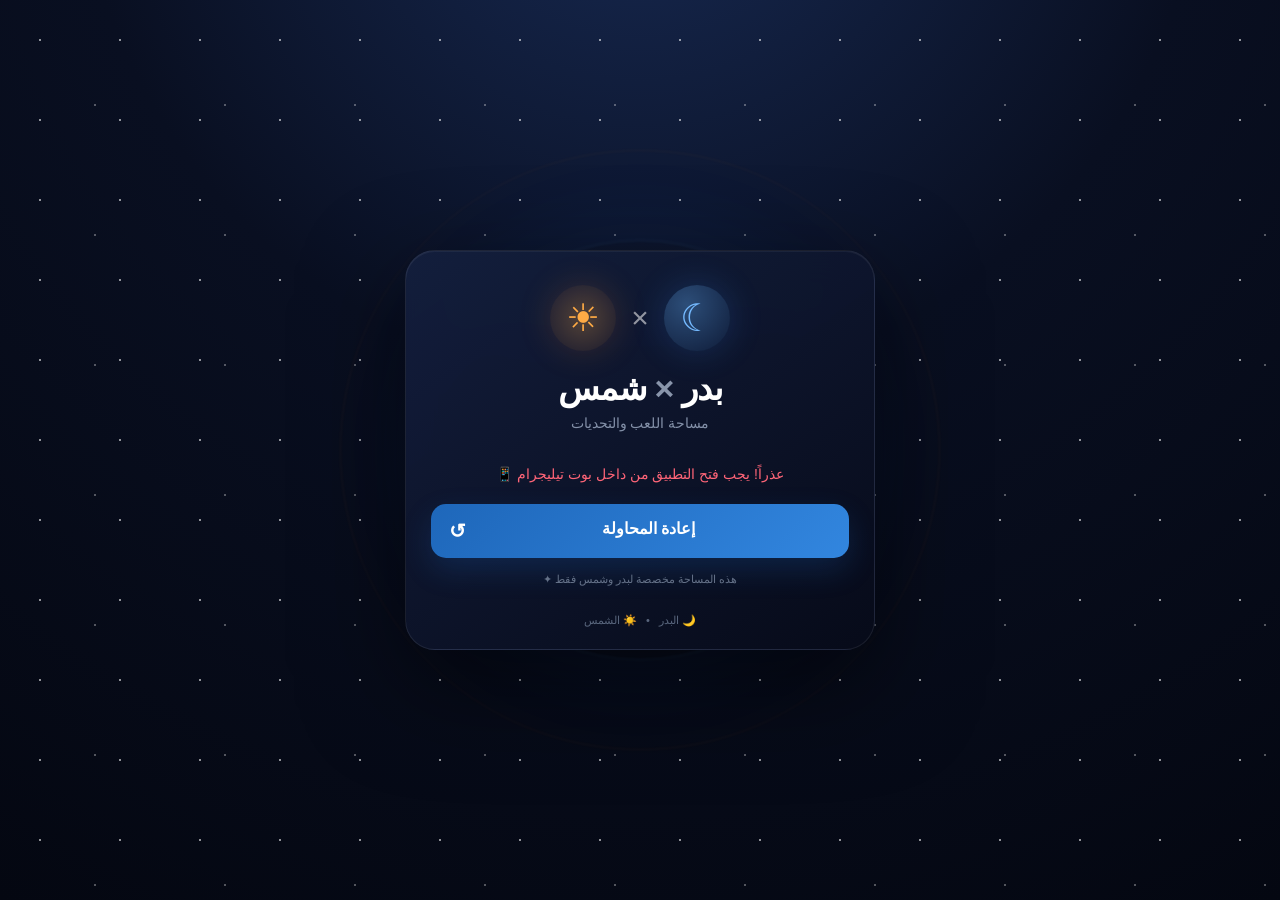
<file: index.html>
<!DOCTYPE html>
<html lang="ar" dir="rtl">
<head>
<meta charset="UTF-8">
<meta name="viewport" content="width=device-width,initial-scale=1.0,maximum-scale=1.0,user-scalable=no">
<meta name="theme-color" content="#070b18">
<title>بدر × شمس</title>
<style>
*{box-sizing:border-box;-webkit-tap-highlight-color:transparent}
html,body{margin:0;padding:0;min-height:100%;font-family:"Segoe UI",Tahoma,Arial,sans-serif;background:radial-gradient(circle at 50% -20%,#182b55 0%,#090f21 45%,#040711 100%);color:#fff}
body{min-height:100vh;overflow-x:hidden}button,input{font:inherit}button{cursor:pointer}.hidden{display:none!important}
.stars,.stars:before,.stars:after{position:fixed;inset:0;pointer-events:none;content:""}.stars{opacity:.7;background-image:radial-gradient(circle,rgba(255,255,255,.8) 1px,transparent 1px),radial-gradient(circle,rgba(255,255,255,.45) 1px,transparent 1px);background-size:80px 80px,130px 130px;background-position:0 0,30px 40px}
.login-screen{min-height:100vh;display:flex;justify-content:center;align-items:center;padding:25px;position:relative;overflow:hidden}
.login-orbit{position:absolute;border-radius:50%;filter:blur(1px);pointer-events:none}.moon-orbit{width:420px;height:420px;border:1px solid rgba(80,160,255,.12);box-shadow:0 0 100px rgba(35,110,255,.08)}.sun-orbit{width:600px;height:600px;border:1px solid rgba(255,145,45,.07)}
.login-card{width:min(470px,100%);padding:34px 25px 22px;position:relative;z-index:2;border:1px solid rgba(255,255,255,.08);border-radius:30px;background:linear-gradient(145deg,rgba(20,31,62,.94),rgba(7,11,25,.96));box-shadow:0 35px 100px rgba(0,0,0,.5),inset 0 1px 0 rgba(255,255,255,.05);backdrop-filter:blur(18px)}
.brand-mark{display:flex;justify-content:center;align-items:center;gap:15px;margin-bottom:17px}.moon-symbol,.sun-symbol{width:66px;height:66px;display:flex;align-items:center;justify-content:center;border-radius:50%;font-size:38px}.moon-symbol{color:#75baff;background:radial-gradient(circle at 35% 30%,rgba(100,180,255,.35),rgba(20,65,125,.15));box-shadow:0 0 35px rgba(55,145,255,.2)}.sun-symbol{color:#ffab45;background:radial-gradient(circle,rgba(255,174,69,.28),rgba(140,55,10,.08));box-shadow:0 0 35px rgba(255,145,40,.16)}.brand-x{font-size:30px;color:rgba(255,255,255,.55)}.brand-title{text-align:center;font-size:34px;font-weight:900;letter-spacing:-1px}.brand-title span{color:#8995ab}.brand-subtitle{text-align:center;margin-top:7px;color:#8390a8;font-size:14px}
.login-label{text-align:center;margin:35px 0 15px;color:#9ba7bc;font-size:16px;font-weight:bold;}
.login-error{min-height:23px;color:#ff6578;text-align:center;font-size:14px;margin:15px 0}.enter-button{width:100%;border:none;border-radius:15px;padding:15px 18px;background:linear-gradient(135deg,#1e67ba,#3286df);color:white;font-weight:800;box-shadow:0 12px 30px rgba(35,120,230,.18);transition:.2s}.enter-button:hover{transform:translateY(-2px)}.enter-button:active{transform:scale(.98)}.enter-button span{float:left;font-size:20px}.login-note{text-align:center;color:#657289;font-size:11px;margin-top:15px}.login-footer{text-align:center;margin-top:28px;color:#59667d;font-size:11px}
.app{min-height:100vh;padding-bottom:90px}.app-header{height:76px;padding:12px 18px;display:flex;align-items:center;justify-content:space-between;border-bottom:1px solid rgba(255,255,255,.06);background:rgba(5,9,20,.82);backdrop-filter:blur(18px);position:sticky;top:0;z-index:20}.header-player{display:flex;align-items:center;gap:9px}.header-player-icon{width:42px;height:42px;border-radius:13px;display:flex;align-items:center;justify-content:center;background:rgba(80,150,255,.13);color:#7cc0ff;font-size:23px}.header-player small{display:block;color:#69768b;font-size:10px}.header-player strong{font-size:14px}.header-center{text-align:center}.mini-brand{font-weight:800;font-size:15px}.mini-brand span{color:#6f7c91}.connection{color:#657289;font-size:9px;margin-top:3px}.connection i{display:inline-block;width:6px;height:6px;background:#55db83;border-radius:50%;margin-left:4px}.header-menu{border:none;background:transparent;color:#8995a9;font-size:27px}
.score-bar{width:min(720px,calc(100% - 28px));margin:17px auto 0;padding:13px 17px;border:1px solid rgba(255,255,255,.06);border-radius:19px;background:rgba(255,255,255,.035);display:flex;align-items:center;justify-content:space-between}.score-side{display:flex;align-items:center;gap:9px}.score-avatar{width:38px;height:38px;border-radius:12px;display:flex;justify-content:center;align-items:center;font-size:20px}.moon-score .score-avatar{background:rgba(55,140,255,.12);color:#72baff}.sun-score .score-avatar{background:rgba(255,140,40,.12);color:#ffab4a}.score-data span{display:block;font-size:10px;color:#69768b}.score-data strong{font-size:19px}.score-middle{text-align:center;color:#69768b;font-size:9px}.score-middle div{color:#a4aec0;font-size:11px;margin-top:2px}
.home{width:min(720px,calc(100% - 28px));margin:17px auto}.welcome-card{min-height:190px;padding:24px;border-radius:25px;position:relative;overflow:hidden;background:linear-gradient(135deg,rgba(20,54,100,.95),rgba(10,19,42,.95));border:1px solid rgba(90,165,255,.13)}.welcome-glow{position:absolute;width:230px;height:230px;border-radius:50%;background:rgba(50,140,255,.13);filter:blur(45px);left:-80px;top:-80px}.welcome-content{position:relative;z-index:2;max-width:65%}.welcome-small{color:#75b9ff;font-size:12px}.welcome-content h1{margin:10px 0 7px;font-size:29px}.welcome-content p{margin:0;color:#8d9ab0;font-size:13px;line-height:1.7}.welcome-symbol{position:absolute;left:22px;bottom:20px;width:115px;height:115px}.welcome-moon,.welcome-sun{position:absolute;border-radius:50%;display:flex;align-items:center;justify-content:center}.welcome-moon{width:90px;height:90px;right:0;top:0;font-size:58px;color:#82c5ff;background:rgba(65,140,255,.08)}.welcome-sun{width:45px;height:45px;left:0;bottom:0;font-size:26px;color:#ffae4f;background:rgba(255,140,40,.1)}
.quick-actions{display:grid;grid-template-columns:1.2fr 1fr;gap:10px;margin-top:13px}.quick-action{min-height:77px;border:1px solid rgba(255,255,255,.06);border-radius:18px;background:rgba(255,255,255,.035);color:white;display:flex;align-items:center;text-align:right;gap:10px;padding:12px;transition:.2s}.quick-action:hover{border-color:rgba(255,255,255,.15);transform:translateY(-2px)}.quick-action:active{transform:scale(.98)}.quick-icon{width:43px;height:43px;border-radius:13px;background:rgba(255,255,255,.05);display:flex;align-items:center;justify-content:center;font-size:20px}.quick-action>div:nth-child(2){flex:1}.quick-action strong,.quick-action span{display:block}.quick-action strong{font-size:13px}.quick-action span{font-size:10px;color:#68758b;margin-top:4px}.quick-action b{color:#657289}.main-action{background:linear-gradient(135deg,rgba(31,103,190,.35),rgba(255,140,40,.07))}
.home-section{margin-top:26px}.section-heading{display:flex;align-items:end;justify-content:space-between;margin-bottom:12px}.section-heading span{color:#6f7d93;font-size:10px}.section-heading h2{margin:3px 0 0;font-size:22px}.section-heading button{border:none;background:transparent;color:#75b9ff;font-size:11px}.games-preview{display:grid;grid-template-columns:repeat(3,1fr);gap:10px}.game-tile{min-height:225px;padding:13px;border-radius:20px;border:1px solid rgba(255,255,255,.06);background:rgba(255,255,255,.035);cursor:pointer;transition:.2s;position:relative;overflow:hidden}.game-tile:hover{transform:translateY(-3px);border-color:rgba(255,255,255,.13)}.game-tile:active{transform:scale(.98)}.game-tile-top{display:flex;justify-content:space-between;align-items:center}.available,.coming{font-size:8px;border-radius:30px;padding:5px 7px}.available{background:rgba(70,220,130,.1);color:#62dc91}.coming{background:rgba(255,255,255,.05);color:#69768b}.game-number{color:#59667c;font-size:10px}.game-art{height:75px;display:flex;align-items:center;justify-content:center;font-size:37px;margin-top:10px}.game-tile h3{font-size:15px;margin:6px 0 3px}.game-tile p{font-size:10px;color:#68758a;margin:0}.game-start{position:absolute;bottom:12px;right:13px;left:13px;font-size:10px;color:#75b9ff}.game-start span{float:left}
.today-card{margin-top:18px;padding:16px;border-radius:19px;display:flex;align-items:center;gap:12px;border:1px solid rgba(255,170,70,.1);background:rgba(255,140,40,.045)}.today-icon{width:43px;height:43px;flex-shrink:0;border-radius:13px;display:flex;align-items:center;justify-content:center;color:#ffac4d;background:rgba(255,140,40,.1)}.today-content{flex:1}.today-content span,.today-content strong,.today-content p{display:block}.today-content span{font-size:9px;color:#ffae52}.today-content strong{font-size:13px;margin-top:3px}.today-content p{font-size:9px;color:#6f7c91;margin:4px 0 0}.today-card button{border:none;border-radius:10px;padding:8px 11px;background:rgba(255,140,40,.1);color:#ffae52;font-size:10px}
.bottom-nav{position:fixed;z-index:30;bottom:10px;left:50%;transform:translateX(-50%);width:min(600px,calc(100% - 24px));padding:7px;display:grid;grid-template-columns:repeat(4,1fr);border:1px solid rgba(255,255,255,.08);border-radius:20px;background:rgba(7,12,25,.9);backdrop-filter:blur(20px);box-shadow:0 15px 50px rgba(0,0,0,.45)}.bottom-nav button{border:none;border-radius:14px;padding:7px 4px;color:#5e6b81;background:transparent;transition:.2s}.bottom-nav button.active{color:#79bbff;background:rgba(60,140,255,.09)}.bottom-nav span,.bottom-nav small{display:block}.bottom-nav span{font-size:17px}.bottom-nav small{font-size:8px;margin-top:3px}
.game-view{position:fixed;inset:0;z-index:100;background:#050916;display:flex;flex-direction:column}.game-view-header{min-height:68px;padding:8px 15px;display:flex;align-items:center;gap:12px;border-bottom:1px solid rgba(255,255,255,.07);background:rgba(6,10,22,.94);flex-shrink:0}.game-back{width:43px;height:43px;border:1px solid rgba(255,255,255,.08);border-radius:13px;background:rgba(255,255,255,.04);color:white;font-size:20px;transition:.2s}.game-back:hover{background:rgba(255,255,255,.09)}.game-view-header>div:nth-child(2){flex:1}.game-view-header span{color:#66738a;font-size:9px}.game-view-header h2{margin:2px 0 0;font-size:16px}.game-view-score{border-radius:11px;padding:8px 11px;background:rgba(255,255,255,.04);font-size:12px}#gameFrame{flex:1;width:100%;height:100%;border:0;background:#050916}
.game-loading{position:absolute;inset:68px 0 0;z-index:2;display:flex;align-items:center;justify-content:center;background:#050916;transition:opacity .25s}.game-loading.hidden{opacity:0;pointer-events:none}.loading-box{text-align:center}.loading-icon{width:65px;height:65px;margin:auto auto 16px;border-radius:20px;display:flex;align-items:center;justify-content:center;font-size:28px;background:linear-gradient(135deg,rgba(55,140,255,.15),rgba(255,140,40,.1));animation:loadingPulse 1.3s infinite}.loading-box strong{display:block;font-size:14px}.loading-box span{display:block;color:#69768b;font-size:11px;margin-top:6px}@keyframes loadingPulse{0%,100%{transform:scale(1);opacity:.7}50%{transform:scale(1.08);opacity:1}}
.modal{position:fixed;z-index:200;inset:0;display:flex;align-items:center;justify-content:center;padding:20px;background:rgba(0,0,0,.72);backdrop-filter:blur(8px)}.modal-card{width:min(380px,100%);padding:27px;border-radius:25px;text-align:center;background:linear-gradient(145deg,#14203c,#080d1b);border:1px solid rgba(255,255,255,.08);box-shadow:0 30px 90px rgba(0,0,0,.5)}.modal-card>div{font-size:38px}.modal-card h2{margin:10px 0}.modal-card p{color:#7e8ba0;font-size:13px;line-height:1.7}
</style>
</head>
<body>

<!-- شاشة الدخول التلقائي لتيليجرام -->
<div id="loginScreen" class="login-screen">
<div class="stars"></div><div class="login-orbit moon-orbit"></div><div class="login-orbit sun-orbit"></div>
<main class="login-card">
<div class="brand-mark"><div class="moon-symbol">☾</div><div class="brand-x">×</div><div class="sun-symbol">☀</div></div>
<div class="brand-title">بدر <span>×</span> شمس</div>
<div class="brand-subtitle">مساحة اللعب والتحديات</div>

<section id="authSection">
<div id="loginStatus" class="login-label">جاري التحقق من الهوية عبر تيليجرام... ⏳</div>
<div id="loginError" class="login-error"></div>
<button type="button" class="enter-button hidden" id="manualEnterBtn" onclick="autoLogin()">إعادة المحاولة <span>↺</span></button>
<div class="login-note">هذه المساحة مخصصة لبدر وشمس فقط ✦</div>
</section>
<footer class="login-footer">🌙 البدر &nbsp; • &nbsp; ☀️ الشمس</footer>
</main>
</div>

<div id="app" class="app hidden">
<header class="app-header">
<div class="header-player"><div id="headerPlayerIcon" class="header-player-icon">☾</div><div><small>أنت</small><strong id="headerPlayerName">بدر</strong></div></div>
<div class="header-center"><div class="mini-brand">بدر <span>×</span> شمس</div><div class="connection"><i></i> المساحة جاهزة</div></div>
<button type="button" class="header-menu" aria-label="الإعدادات">⋮</button>
</header>

<section class="score-bar">
<div class="score-side moon-score"><div class="score-avatar">☾</div><div class="score-data"><span>بدر</span><strong id="baderScore">0</strong></div></div>
<div class="score-middle"><span>النقاط</span><div>VS</div></div>
<div class="score-side sun-score"><div class="score-data"><span>شمس</span><strong id="shamsScore">0</strong></div><div class="score-avatar">☀</div></div>
</section>

<main class="home">
<section class="welcome-card"><div class="welcome-glow"></div><div class="welcome-content"><span class="welcome-small">أهلاً بك ✦</span><h1 id="welcomeTitle">جاهز للتحدي؟</h1><p id="welcomeText">اليوم نبي نشوف من فيكم المتصدر.</p></div><div class="welcome-symbol"><div class="welcome-moon">☾</div><div class="welcome-sun">☀</div></div></section>

<section class="quick-actions">
<!-- تم تعديل مسار اللعبة ليتناسب مع الملف الخاص بك -->
<button type="button" class="quick-action main-action" onclick="openGame('fastest.html','تحدي الأسرع')"><div class="quick-icon">⚡</div><div><strong>ابدأ اللعب</strong><span>تحدي مباشر</span></div><b>←</b></button>
<button type="button" class="quick-action" onclick="showComingSoon('الأسئلة')"><div class="quick-icon">❓</div><div><strong>سؤال اليوم</strong><span>اختبروا بعض</span></div><b>←</b></button>
</section>

<section class="home-section">
<div class="section-heading"><div><span>العبوا معًا</span><h2>الألعاب</h2></div><button type="button" onclick="showComingSoon('كل الألعاب')">الكل ←</button></div>
<div class="games-preview">
<article class="game-tile" onclick="openGame('fastest.html','تحدي الأسرع')"><div class="game-tile-top"><span class="available">متاحة الآن</span><span class="game-number">01</span></div><div class="game-art">⚡</div><h3>تحدي الأسرع</h3><p>سرعة وردة فعل</p><div class="game-start">العب الآن <span>←</span></div></article>
<article class="game-tile" onclick="showComingSoon('إكس أو')"><div class="game-tile-top"><span class="coming">قريبًا</span><span class="game-number">02</span></div><div class="game-art">❌⭕</div><h3>إكس أو</h3><p>مواجهة كلاسيكية</p><div class="game-start">قريبًا <span>◌</span></div></article>
<article class="game-tile" onclick="showComingSoon('من يعرف الثاني؟')"><div class="game-tile-top"><span class="coming">قريبًا</span><span class="game-number">03</span></div><div class="game-art">🧠</div><h3>من يعرف الثاني؟</h3><p>توقع الإجابة</p><div class="game-start">قريبًا <span>◌</span></div></article>
</div>
</section>

<section class="today-card"><div class="today-icon">✦</div><div class="today-content"><span>فعالية اليوم</span><strong>تحدي لم يبدأ بعد</strong><p>خلي عينك على المساحة 👀</p></div><button type="button" onclick="showComingSoon('فعالية اليوم')">فتح</button></section>

<nav class="bottom-nav">
<button type="button" class="active"><span>🏠</span><small>الرئيسية</small></button>
<button type="button" onclick="openGame('fastest.html','الألعاب')"><span>🎮</span><small>الألعاب</small></button>
<button type="button" onclick="showComingSoon('الأسئلة')"><span>❓</span><small>الأسئلة</small></button>
<button type="button" onclick="showComingSoon('النتائج')"><span>🏆</span><small>النتائج</small></button>
</nav>
</main>
</div>

<div id="gameView" class="game-view hidden">
<header class="game-view-header">
<button type="button" onclick="closeGame()" class="game-back" aria-label="رجوع">→</button>
<div><span>بدر × شمس</span><h2 id="gameViewTitle">اللعبة</h2></div>
<div class="game-view-score">🏆 <b id="gameViewScore">0</b></div>
</header>
<div id="gameLoading" class="game-loading"><div class="loading-box"><div class="loading-icon">🎮</div><strong>جاري تجهيز اللعبة</strong><span>لحظة واحدة...</span></div></div>
<iframe id="gameFrame" title="لعبة بدر وشمس" allow="fullscreen" loading="eager"></iframe>
</div>

<div id="messageModal" class="modal hidden" onclick="closeModal(event)">
<div class="modal-card" onclick="event.stopPropagation()"><div id="modalIcon">✦</div><h2 id="modalTitle">قريبًا</h2><p id="modalText">هذا القسم قيد التطوير.</p><button type="button" onclick="hideModal()" class="enter-button">تمام</button></div>
</div>

<script src="https://telegram.org/js/telegram-web-app.js"></script>
<script>
"use strict";

const CONFIG={
    players:{
        "1250493517":{id:"1250493517", name:"بدر",realName:"همام",icon:"☾"},
        "8187108979":{id:"8187108979", name:"شمس",realName:"منية",icon:"☀"}
    }
};

let currentPlayerId = null;
let currentGame=null;

function $(id){return document.getElementById(id);}

function safeLocalGet(key){try{return localStorage.getItem(key);}catch(e){return null;}}
function safeLocalSet(key,value){try{localStorage.setItem(key,value);return true;}catch(e){return false;}}

// نظام الدخول التلقائي عبر تيليجرام
window.autoLogin = function() {
    $("loginError").textContent = "";
    $("loginStatus").textContent = "جاري التحقق من الهوية عبر تيليجرام... ⏳";
    $("manualEnterBtn").classList.add("hidden");

    try {
        const tg = window.Telegram?.WebApp;
        if(tg) {
            tg.ready();
            tg.expand();
        }
        
        const user = tg?.initDataUnsafe?.user;
        
        // جلب الـ ID (مع وضع خيار احتياطي لتجربتها بالمتصفح بوضع ?test_id=1250493517 في الرابط)
        let userId = user?.id ? String(user.id) : new URLSearchParams(window.location.search).get("test_id");

        if (!userId) {
            $("loginStatus").textContent = "";
            $("loginError").textContent = "عذراً! يجب فتح التطبيق من داخل بوت تيليجرام 📱";
            $("manualEnterBtn").classList.remove("hidden");
            return;
        }

        const player = CONFIG.players[userId];
        if (!player) {
            $("loginStatus").textContent = "";
            $("loginError").textContent = "هذا الحساب (ID: " + userId + ") غير مصرح له بالدخول للمساحة ❌";
            return;
        }

        // نجاح تسجيل الدخول
        currentPlayerId = userId;
        openApplication();

    } catch (e) {
        $("loginStatus").textContent = "";
        $("loginError").textContent = "حدث خطأ أثناء الاتصال بتيليجرام.";
        $("manualEnterBtn").classList.remove("hidden");
    }
};

function openApplication(){
    $("loginScreen").classList.add("hidden");
    $("app").classList.remove("hidden");
    updatePlayerUI();
    updateScores();
}

function updatePlayerUI(){
    if(!currentPlayerId)return;
    const player=CONFIG.players[currentPlayerId];

    $("headerPlayerIcon").textContent=player.icon;
    $("headerPlayerName").textContent=player.name;

    if(player.name==="بدر"){
        $("welcomeTitle").textContent="يا هلا يا بدر 🌙";
        $("welcomeText").textContent="جاهز تشوف هل تقدر تتفوق على شمس اليوم؟";
    }else{
        $("welcomeTitle").textContent="يا هلا يا شمس ☀️";
        $("welcomeText").textContent="جاهزة تشوفي هل تقدري تتفوقي على بدر اليوم؟";
    }
}

function getScores(){
    try{
        const saved=safeLocalGet("badrShamsScores");
        if(!saved)return{"1250493517":0,"8187108979":0};
        return JSON.parse(saved);
    }catch(e){
        return{"1250493517":0,"8187108979":0};
    }
}

function updateScores(){
    const scores=getScores();
    $("baderScore").textContent=scores["1250493517"] || 0;
    $("shamsScore").textContent=scores["8187108979"] || 0;
    $("gameViewScore").textContent=currentPlayerId ? (scores[currentPlayerId]||0) : 0;
}

window.openGame=function(url,title){
    if(!currentPlayerId){
        showModal("تنبيه","يجب تسجيل الدخول أولاً.","🔒");
        return;
    }

    currentGame={url:url,title:title||"اللعبة"};
    $("gameViewTitle").textContent=currentGame.title;
    $("gameViewScore").textContent=getScores()[currentPlayerId]||0;
    $("gameLoading").classList.remove("hidden");
    $("gameView").classList.remove("hidden");
    document.body.style.overflow="hidden";

    const frame=$("gameFrame");

    frame.onload=function(){
        $("gameLoading").classList.add("hidden");
    };

    frame.onerror=function(){
        $("gameLoading").classList.add("hidden");
        showModal("تعذر فتح اللعبة","تأكد أن الملف موجود في المسار الصحيح.","⚠️");
    };

    // السحر هنا: نمرر الـ ID الخاص باللاعب في رابط اللعبة لكي تقرأه بوضوح!
    const fullUrl = url + "?user_id=" + currentPlayerId;
    frame.src = fullUrl;
};

window.closeGame=function(){
    $("gameView").classList.add("hidden");
    $("gameLoading").classList.remove("hidden");
    $("gameFrame").src="about:blank";
    currentGame=null;
    document.body.style.overflow="";
    updateScores();
};

window.showComingSoon=function(title){
    showModal("قريبًا",title+" قيد التطوير حاليًا. 🎯","✦");
};

function showModal(title,text,icon){
    $("modalTitle").textContent=title||"تنبيه";
    $("modalText").textContent=text||"";
    $("modalIcon").textContent=icon||"✦";
    $("messageModal").classList.remove("hidden");
}

window.hideModal=function(){
    $("messageModal").classList.add("hidden");
};

window.closeModal=function(event){
    if(event.target===$("messageModal"))hideModal();
};

// تشغيل تسجيل الدخول التلقائي عند فتح الصفحة
document.addEventListener("DOMContentLoaded",function(){
    // إعطاء تيليجرام مهلة بسيطة ليتم تحميل البيانات
    setTimeout(autoLogin, 500); 
});
</script>
</body>
</html>
</file>
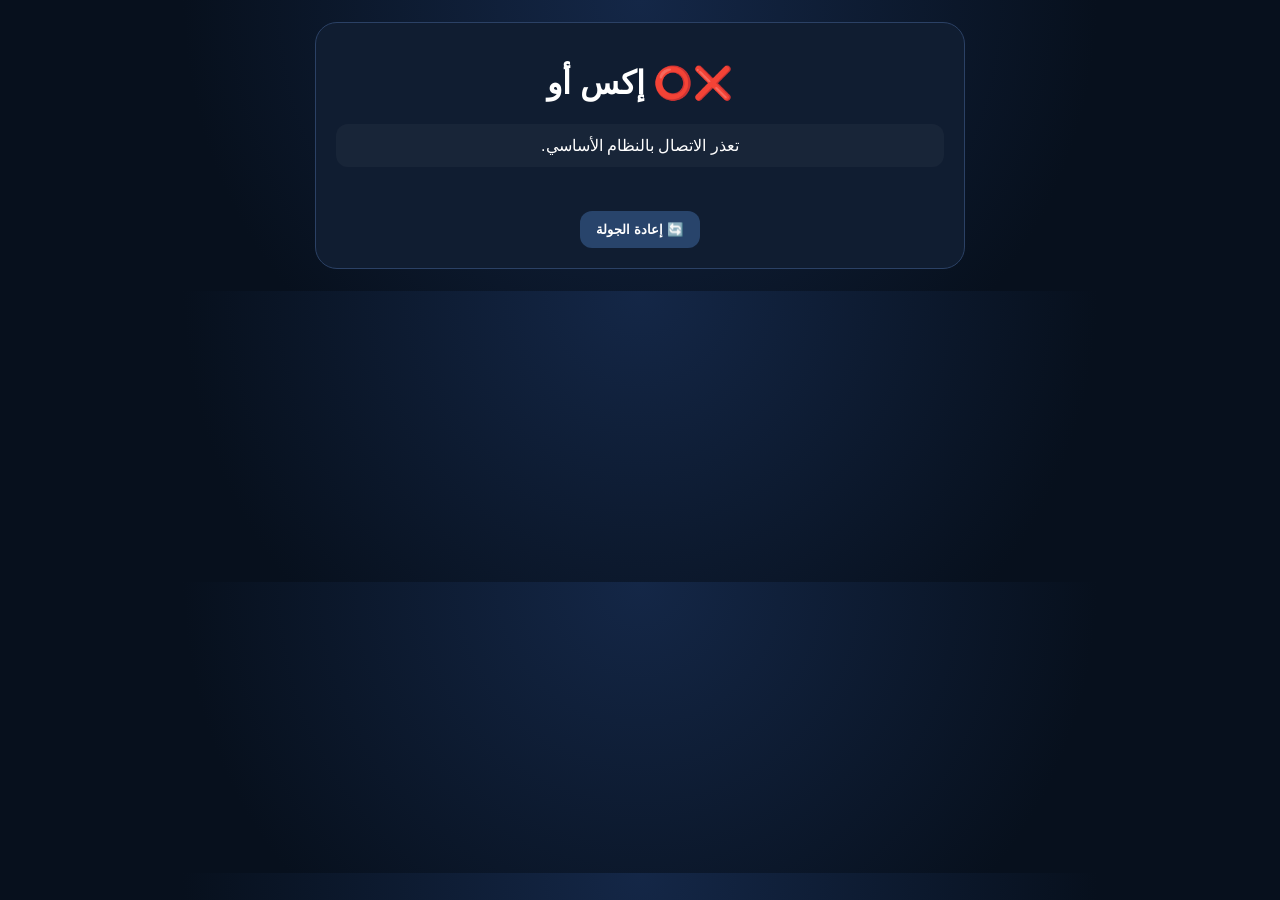
<file: xo.html>
<!doctype html>
<html lang="ar" dir="rtl">
<head>
<meta charset="utf-8">
<meta name="viewport" content="width=device-width,initial-scale=1">
<title>إكس أو | بدر × شمس</title>
<style>
body{margin:0;background:radial-gradient(circle at 50% 0,#142747,#07101d 65%);color:#fff;font-family:Arial,Tahoma,sans-serif;text-align:center}
.wrap{max-width:650px;margin:auto;padding:22px}
.card{background:#101d31;border:1px solid #2b4165;border-radius:22px;padding:20px}
.status{padding:12px;border-radius:12px;background:#ffffff09;margin:12px 0}
.board{display:grid;grid-template-columns:repeat(3,minmax(70px,110px));gap:8px;justify-content:center;margin:22px auto}
.cell{aspect-ratio:1;background:#172944;border:1px solid #31486c;border-radius:16px;display:flex;align-items:center;justify-content:center;font-size:46px;cursor:pointer}
.cell:hover{background:#203657}.x{color:#7ec8ff}.o{color:#ffd66b}
button{border:0;border-radius:12px;padding:11px 16px;background:#28446b;color:#fff;font-weight:bold;cursor:pointer}
</style>
</head>
<body>
<div class="wrap"><div class="card">
<h1>❌⭕ إكس أو</h1>
<div id="status" class="status">جاري التحميل...</div>
<div id="board" class="board"></div>
<button onclick="reset()">🔄 إعادة الجولة</button>
</div></div>
<script>
let board=["","","","","","","","",""];
let localPlayer=null;
let state=null;

function api(){return window.parent.Space}

function receive(){
  try{
    state=api().getState();
    localPlayer=api().getPlayer();
    board=state?.gamesData?.xo?.board || board;
    render();
  }catch(e){document.getElementById("status").textContent="تعذر الاتصال بالنظام الأساسي."}
}
function render(){
  const turn=state?.turn;
  document.getElementById("status").textContent=
    turn===localPlayer?"🎯 دورك الآن":"⏳ انتظر دور الطرف الآخر";
  document.getElementById("board").innerHTML=board.map((v,i)=>{
    const mark=v==="hammam"?"X":v==="monia"?"O":"";
    return `<div class="cell ${mark.toLowerCase()}" onclick="move(${i})">${mark}</div>`;
  }).join("");
}
function winner(b){
 const lines=[[0,1,2],[3,4,5],[6,7,8],[0,3,6],[1,4,7],[2,5,8],[0,4,8],[2,4,6]];
 for(const [a,c,d] of lines)if(b[a]&&b[a]===b[c]&&b[a]===b[d])return b[a];
 return null;
}
async function move(i){
 if(!state||state.turn!==localPlayer||board[i])return;
 board[i]=localPlayer;
 const w=winner(board);
 const u={"gamesData/xo/board":board};
 if(w){
   u["scores/"+localPlayer]=(state.scores?.[localPlayer]||0)+3;
   u["stats/games"]=(state.stats?.games||0)+1;
   u["stats/wins/"+localPlayer]=(state.stats?.wins?.[localPlayer]||0)+1;
   u.turn=localPlayer==="hammam"?"monia":"hammam";
   await api().update(u);
   alert("🏆 فوز! +3 نقاط");
   return;
 }
 if(board.every(Boolean)){
   u.turn=localPlayer==="hammam"?"monia":"hammam";
   await api().update(u);
   alert("تعادل!");
   return;
 }
 u.turn=localPlayer==="hammam"?"monia":"hammam";
 await api().update(u);
}
async function reset(){
 board=["","","","","","","","",""];
 await api().update({"gamesData/xo/board":board,turn:"hammam"});
}
window.addEventListener("load",()=>{
  const timer=setInterval(()=>{
    if(window.parent.Space){clearInterval(timer);receive();}
  },100);
});
setInterval(receive,500);
</script>
</body>
</html>
</file>
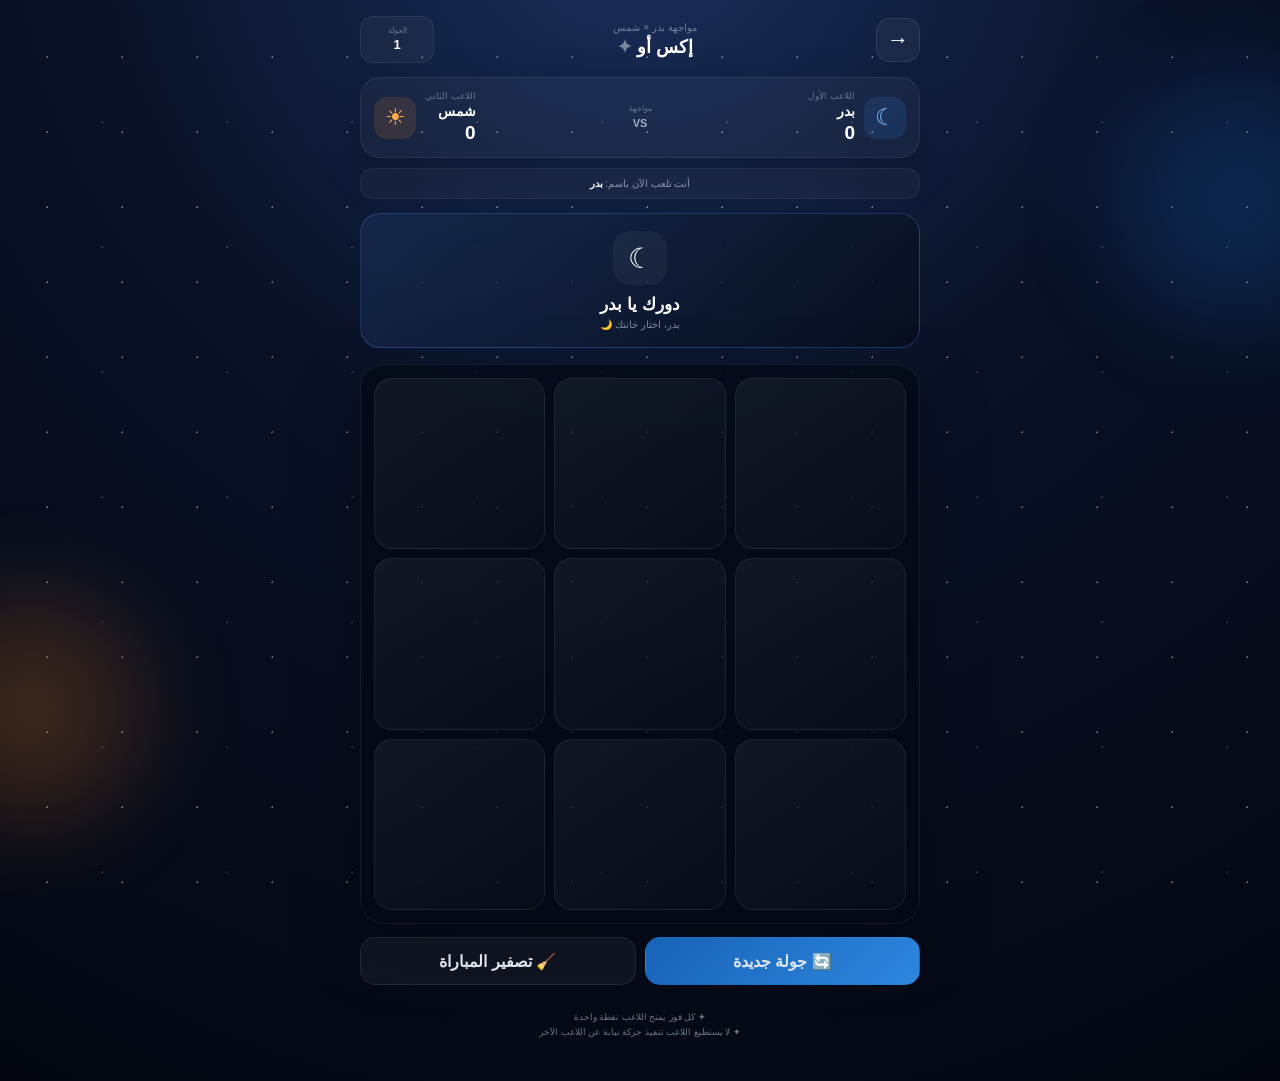
<file: games/xo.html>
<!DOCTYPE html>
<html lang="ar" dir="rtl">
<head>
<meta charset="UTF-8">
<meta name="viewport" content="width=device-width, initial-scale=1.0, maximum-scale=1.0, user-scalable=no">
<meta name="theme-color" content="#050916">
<title>إكس أو | بدر × شمس</title>
<style>
*{box-sizing:border-box;-webkit-tap-highlight-color:transparent}
html,body{margin:0;padding:0;width:100%;min-height:100%;font-family:"Segoe UI",Tahoma,Arial,sans-serif;background:radial-gradient(circle at 50% -10%,#1b315e,#091126 42%,#040711);color:#fff}
body{min-height:100vh;overflow-x:hidden}
button{font:inherit;cursor:pointer}button:active{transform:scale(.97)}.hidden{display:none!important}
.background{position:fixed;inset:0;overflow:hidden;pointer-events:none;z-index:0}
.orb{position:absolute;border-radius:50%;filter:blur(55px);opacity:.22}
.moon-orb{width:240px;height:240px;right:-80px;top:80px;background:#237ee8}
.sun-orb{width:220px;height:220px;left:-80px;bottom:80px;background:#ff8c28}
.stars{position:absolute;inset:0;opacity:.55;background-image:radial-gradient(circle,rgba(255,255,255,.7) 1px,transparent 1px),radial-gradient(circle,rgba(255,255,255,.35) 1px,transparent 1px);background-size:75px 75px,125px 125px;background-position:10px 20px,40px 60px}
.game{position:relative;z-index:2;width:min(560px,calc(100% - 24px));min-height:100vh;margin:auto;padding:16px 0 28px}
.topbar{display:flex;align-items:center;justify-content:space-between;gap:10px;margin-bottom:14px}
.back-button{width:44px;height:44px;border:1px solid rgba(255,255,255,.09);border-radius:14px;background:rgba(255,255,255,.045);color:#fff;font-size:22px}
.title{flex:1;text-align:center}.title small{display:block;color:#718099;font-size:10px;margin-bottom:3px}.title strong{font-size:18px}.title strong span{color:#78869d}
.round-badge{min-width:74px;padding:9px 10px;text-align:center;border:1px solid rgba(255,255,255,.07);border-radius:13px;background:rgba(255,255,255,.04)}
.round-badge small{display:block;color:#69768c;font-size:8px}.round-badge strong{font-size:13px}
.score-card{display:grid;grid-template-columns:1fr auto 1fr;align-items:center;gap:8px;padding:13px;border:1px solid rgba(255,255,255,.07);border-radius:20px;background:rgba(255,255,255,.035);box-shadow:0 15px 45px rgba(0,0,0,.18)}
.player-score{display:flex;align-items:center;gap:9px;min-width:0}.player-score.sun{flex-direction:row-reverse;text-align:right}
.avatar{width:42px;height:42px;flex-shrink:0;border-radius:13px;display:flex;align-items:center;justify-content:center;font-size:23px}
.moon .avatar{color:#79bdff;background:rgba(55,140,255,.13)}.sun .avatar{color:#ffad4d;background:rgba(255,140,40,.13)}
.player-info{min-width:0}.player-info small{display:block;color:#69768b;font-size:9px}.player-info strong{display:block;margin-top:2px;font-size:14px}.score-number{margin-top:3px;font-size:19px;font-weight:900}
.versus{text-align:center;color:#68758a}.versus small{display:block;font-size:8px}.versus strong{font-size:11px;color:#a2adbf}
.my-player{margin-top:10px;padding:9px 12px;border-radius:13px;text-align:center;background:rgba(255,255,255,.035);border:1px solid rgba(255,255,255,.06);color:#8996aa;font-size:10px}.my-player strong{color:#fff}
.status-card{margin-top:14px;padding:17px;text-align:center;border:1px solid rgba(255,255,255,.07);border-radius:20px;background:linear-gradient(135deg,rgba(25,45,82,.72),rgba(8,14,29,.85));transition:.25s}
.status-card.your-turn{border-color:rgba(80,160,255,.25)}.status-icon{width:54px;height:54px;margin:0 auto 9px;border-radius:17px;display:flex;align-items:center;justify-content:center;font-size:28px;background:rgba(255,255,255,.045)}.status-card.your-turn .status-icon{animation:pulse 1.5s infinite}
.status-title{font-size:17px;font-weight:900}.status-subtitle{margin-top:4px;color:#7d8aa0;font-size:10px}
@keyframes pulse{50%{box-shadow:0 0 0 12px rgba(90,170,255,0)}}
.board-wrap{margin-top:16px;padding:13px;border:1px solid rgba(255,255,255,.07);border-radius:25px;background:rgba(4,9,20,.72);box-shadow:0 25px 70px rgba(0,0,0,.25)}
.board{width:100%;aspect-ratio:1;display:grid;grid-template-columns:repeat(3,1fr);gap:9px}
.cell{border:1px solid rgba(255,255,255,.07);border-radius:18px;background:linear-gradient(145deg,rgba(255,255,255,.055),rgba(255,255,255,.018));color:#fff;display:flex;align-items:center;justify-content:center;font-size:clamp(42px,14vw,74px);font-weight:900;transition:.18s}
.cell:not(.taken):not(:disabled):hover{transform:translateY(-2px);border-color:rgba(110,180,255,.22)}.cell:disabled{cursor:not-allowed}
.cell.moon-mark{color:#78c0ff;text-shadow:0 0 22px rgba(70,160,255,.45);animation:markIn .28s}.cell.sun-mark{color:#ffad4d;text-shadow:0 0 22px rgba(255,145,40,.4);animation:markIn .28s}
@keyframes markIn{0%{opacity:0;transform:scale(.35)}70%{transform:scale(1.12)}100%{opacity:1;transform:scale(1)}}
.cell.winner{animation:winnerCell .7s infinite alternate}@keyframes winnerCell{to{box-shadow:0 0 30px rgba(255,190,70,.32)}}
.controls{display:grid;grid-template-columns:1fr 1fr;gap:9px;margin-top:13px}.control-button{min-height:48px;border:1px solid rgba(255,255,255,.08);border-radius:15px;background:rgba(255,255,255,.045);color:#dfe6f2;font-weight:700}.control-button.primary{background:linear-gradient(135deg,#1763b7,#2e86df);border-color:transparent}
.tip{margin-top:13px;padding:12px;text-align:center;color:#69768b;font-size:9px;line-height:1.7}
.result-overlay{position:fixed;z-index:100;inset:0;display:flex;align-items:center;justify-content:center;padding:20px;background:rgba(2,5,12,.78);backdrop-filter:blur(12px)}
.result-card{width:min(390px,100%);padding:30px 23px 23px;text-align:center;border:1px solid rgba(255,255,255,.09);border-radius:28px;background:linear-gradient(145deg,#152544,#080d1b);box-shadow:0 30px 100px rgba(0,0,0,.55)}
.result-icon{width:84px;height:84px;margin:0 auto 14px;border-radius:26px;display:flex;align-items:center;justify-content:center;font-size:45px;background:rgba(255,255,255,.05)}
.result-card h2{margin:0;font-size:26px}.result-card p{margin:9px 0 0;color:#8794a9;font-size:12px;line-height:1.7}
.reward{margin:18px 0;padding:13px;border-radius:15px;background:rgba(255,170,60,.07);border:1px solid rgba(255,170,60,.1);color:#ffb35c;font-weight:900}
.result-actions{display:grid;gap:9px}.result-actions button{min-height:49px;border:0;border-radius:15px;color:#fff;font-weight:800}
.play-again{background:linear-gradient(135deg,#1763b7,#3286df)}.close-result{background:rgba(255,255,255,.06)}
.confetti{position:fixed;z-index:150;width:8px;height:13px;top:-20px;pointer-events:none;animation:fall var(--duration) linear forwards}
@keyframes fall{to{transform:translate3d(var(--x),110vh,0) rotate(720deg);opacity:0}}
@media(max-width:390px){.game{width:calc(100% - 16px);padding-top:10px}.score-card{padding:10px}.avatar{width:38px;height:38px}.board-wrap{padding:9px}.board{gap:6px}.cell{border-radius:14px}}
</style>
</head>
<body>
<div class="background"><div class="stars"></div><div class="orb moon-orb"></div><div class="orb sun-orb"></div></div>
<main class="game">
<header class="topbar">
<button class="back-button" onclick="goBack()" aria-label="رجوع">→</button>
<div class="title"><small>مواجهة بدر × شمس</small><strong>إكس أو <span>✦</span></strong></div>
<div class="round-badge"><small>الجولة</small><strong id="roundNumber">1</strong></div>
</header>
<section class="score-card">
<div class="player-score moon"><div class="avatar">☾</div><div class="player-info"><small>اللاعب الأول</small><strong>بدر</strong><div class="score-number" id="baderGameScore">0</div></div></div>
<div class="versus"><small>مواجهة</small><strong>VS</strong></div>
<div class="player-score sun"><div class="avatar">☀</div><div class="player-info"><small>اللاعب الثاني</small><strong>شمس</strong><div class="score-number" id="shamsGameScore">0</div></div></div>
</section>
<div class="my-player">أنت تلعب الآن باسم: <strong id="myPlayerName">جاري التحقق...</strong></div>
<section id="statusCard" class="status-card"><div id="statusIcon" class="status-icon">☾</div><div id="statusTitle" class="status-title">جاري تجهيز الجولة...</div><div id="statusSubtitle" class="status-subtitle">انتظر لحظة</div></section>
<section class="board-wrap"><div id="board" class="board">
<button class="cell" data-index="0" type="button"></button><button class="cell" data-index="1" type="button"></button><button class="cell" data-index="2" type="button"></button>
<button class="cell" data-index="3" type="button"></button><button class="cell" data-index="4" type="button"></button><button class="cell" data-index="5" type="button"></button>
<button class="cell" data-index="6" type="button"></button><button class="cell" data-index="7" type="button"></button><button class="cell" data-index="8" type="button"></button>
</div></section>
<section class="controls"><button class="control-button primary" onclick="restartRound()">🔄 جولة جديدة</button><button class="control-button" onclick="resetMatch()">🧹 تصفير المباراة</button></section>
<div class="tip">✦ كل فوز يمنح اللاعب نقطة واحدة<br>✦ لا يستطيع اللاعب تنفيذ حركة نيابة عن اللاعب الآخر</div>
</main>
<div id="resultOverlay" class="result-overlay hidden"><div class="result-card">
<div id="resultIcon" class="result-icon">🏆</div><h2 id="resultTitle">فوز!</h2><p id="resultText">أحسنت!</p><div id="rewardText" class="reward">+1 نقطة ⭐</div>
<div class="result-actions"><button class="play-again" onclick="restartRound()">🔥 جولة ثانية</button><button class="close-result" onclick="closeResult()">العودة للعبة</button></div>
</div></div>
<script>
"use strict";

const PLAYER={BADER:"bader",SHAMS:"shams"};
const SYMBOL={bader:"☾",shams:"☀"};
const PLAYER_NAME={bader:"بدر",shams:"شمس"};
const WINNING_LINES=[[0,1,2],[3,4,5],[6,7,8],[0,3,6],[1,4,7],[2,5,8],[0,4,8],[2,4,6]];

let board=Array(9).fill(null);
let currentPlayer=PLAYER.BADER;
let myPlayer=null;
let gameOver=false;
let round=1;
let roundStarter=PLAYER.BADER;
let scoreAwarded=false;

let matchScores={bader:0,shams:0};

const cells=[...document.querySelectorAll(".cell")];
const statusCard=document.getElementById("statusCard");
const statusIcon=document.getElementById("statusIcon");
const statusTitle=document.getElementById("statusTitle");
const statusSubtitle=document.getElementById("statusSubtitle");
const myPlayerName=document.getElementById("myPlayerName");
const resultOverlay=document.getElementById("resultOverlay");
const resultIcon=document.getElementById("resultIcon");
const resultTitle=document.getElementById("resultTitle");
const resultText=document.getElementById("resultText");
const rewardText=document.getElementById("rewardText");

const validPlayer=p=>p===PLAYER.BADER||p===PLAYER.SHAMS;
const otherPlayer=p=>p===PLAYER.BADER?PLAYER.SHAMS:PLAYER.BADER;

function getPlayerFromURL(){
    try{
        const p=new URLSearchParams(location.search).get("player");
        return validPlayer(p)?p:null;
    }catch(e){return null}
}

function resolveMyPlayer(){
    if(validPlayer(window.GAME_PLAYER)) return window.GAME_PLAYER;

    const urlPlayer=getPlayerFromURL();
    if(urlPlayer) return urlPlayer;

    try{
        const saved=localStorage.getItem("badrShamsCurrentPlayer");
        if(validPlayer(saved)) return saved;
    }catch(e){}

    return PLAYER.BADER;
}

function setMyPlayer(player){
    if(!validPlayer(player)) return;

    myPlayer=player;

    try{
        localStorage.setItem("badrShamsCurrentPlayer",player);
    }catch(e){}

    myPlayerName.textContent=PLAYER_NAME[player];
    updateStatus();
}

function sendToParent(data){
    try{
        if(window.parent&&window.parent!==window){
            window.parent.postMessage(data,"*");
        }
    }catch(e){}
}

function loadScores(){
    try{
        const saved=localStorage.getItem("badrShamsScores");
        if(saved){
            const parsed=JSON.parse(saved);
            matchScores.bader=Number(parsed.bader??parsed.hammam)||0;
            matchScores.shams=Number(parsed.shams??parsed.monia)||0;
        }
    }catch(e){}

    updateScoreUI();
}

function updateScoreUI(){
    document.getElementById("baderGameScore").textContent=matchScores.bader;
    document.getElementById("shamsGameScore").textContent=matchScores.shams;
}

function saveScores(){
    try{
        localStorage.setItem("badrShamsScores",JSON.stringify({
            bader:matchScores.bader,
            shams:matchScores.shams,
            hammam:matchScores.bader,
            monia:matchScores.shams
        }));
    }catch(e){}
}

function addPoint(player){
    if(!validPlayer(player)||scoreAwarded) return;

    scoreAwarded=true;
    matchScores[player]+=1;
    updateScoreUI();
    saveScores();

    sendToParent({
        type:"SCORE_ADDED",
        player,
        amount:1,
        round
    });
}

function renderCell(index,player){
    const cell=cells[index];

    cell.textContent=SYMBOL[player];
    cell.classList.add("taken",player===PLAYER.BADER?"moon-mark":"sun-mark");
    cell.disabled=true;
}

function renderBoard(){
    cells.forEach(cell=>{
        const index=Number(cell.dataset.index);
        const player=board[index];

        cell.textContent=player?SYMBOL[player]:"";
        cell.classList.remove("taken","moon-mark","sun-mark","winner");

        if(player){
            cell.classList.add("taken",player===PLAYER.BADER?"moon-mark":"sun-mark");
        }
    });

    updateBoardAvailability();
}

function updateBoardAvailability(){
    cells.forEach(cell=>{
        const index=Number(cell.dataset.index);
        cell.disabled=gameOver||board[index]!==null||currentPlayer!==myPlayer;
    });
}

function getWinningLine(){
    for(const line of WINNING_LINES){
        const [a,b,c]=line;
        if(board[a]&&board[a]===board[b]&&board[a]===board[c]) return line;
    }
    return null;
}

function showWaitingMessage(){
    statusIcon.textContent=SYMBOL[currentPlayer];
    statusTitle.textContent=`انتظر دور ${PLAYER_NAME[currentPlayer]}`;
    statusSubtitle.textContent="هذه الجولة ليست حركتك الآن 🔒";
    statusCard.classList.remove("your-turn");
}

function updateStatus(){
    if(!myPlayer) return;

    const isMyTurn=currentPlayer===myPlayer;

    statusIcon.textContent=SYMBOL[currentPlayer];

    if(isMyTurn){
        statusTitle.textContent=`دورك يا ${PLAYER_NAME[myPlayer]}`;
        statusSubtitle.textContent=myPlayer===PLAYER.BADER?"بدر، اختار خانتك 🌙":"شمس، ورّينا الحركة ☀️";
        statusCard.classList.add("your-turn");
    }else{
        statusTitle.textContent=`دور ${PLAYER_NAME[currentPlayer]}`;
        statusSubtitle.textContent=`انتظر ${PLAYER_NAME[currentPlayer]} يكمل حركته`;
        statusCard.classList.remove("your-turn");
    }

    updateBoardAvailability();
}

function playMove(index){
    if(!myPlayer||gameOver||index<0||index>8||board[index]!==null) return;

    if(currentPlayer!==myPlayer){
        showWaitingMessage();
        return;
    }

    board[index]=myPlayer;
    renderCell(index,myPlayer);
    playMoveSound(myPlayer);

    sendToParent({
        type:"XO_MOVE",
        player:myPlayer,
        index,
        round
    });

    afterMove(myPlayer);
}

function applyRemoteMove(player,index,remoteRound){
    if(
        !validPlayer(player)||
        player===myPlayer||
        gameOver||
        Number(remoteRound)!==Number(round)||
        player!==currentPlayer||
        index<0||
        index>8||
        board[index]!==null
    ) return;

    board[index]=player;
    renderCell(index,player);
    playMoveSound(player);
    afterMove(player);
}

function afterMove(player){
    const winningLine=getWinningLine();

    if(winningLine){
        finishWin(player,winningLine);
        return;
    }

    if(board.every(Boolean)){
        finishDraw();
        return;
    }

    currentPlayer=otherPlayer(player);
    updateStatus();

    sendToParent({
        type:"XO_TURN_CHANGED",
        currentPlayer,
        round
    });
}

function finishWin(player,winningLine){
    if(gameOver) return;

    gameOver=true;

    winningLine.forEach(index=>cells[index].classList.add("winner"));

    updateBoardAvailability();
    addPoint(player);

    statusIcon.textContent=SYMBOL[player];
    statusTitle.textContent=`فوز ${PLAYER_NAME[player]}!`;
    statusSubtitle.textContent="الجولة انتهت 🔥";
    statusCard.classList.remove("your-turn");

    resultIcon.textContent=player===PLAYER.BADER?"🌙":"☀️";
    resultTitle.textContent=`البطل: ${PLAYER_NAME[player]}`;
    resultText.textContent=player===PLAYER.BADER
        ?"البدر حسم الجولة! شمس عندها فرصة للرد."
        :"الشمس أشرقت بقوة! البدر يقدر ينتقم في الجولة القادمة.";
    rewardText.textContent=`+1 نقطة لـ ${PLAYER_NAME[player]} ⭐`;

    createConfetti();

    setTimeout(()=>resultOverlay.classList.remove("hidden"),500);
}

function finishDraw(){
    if(gameOver) return;

    gameOver=true;
    updateBoardAvailability();

    statusIcon.textContent="🤝";
    statusTitle.textContent="تعادل!";
    statusSubtitle.textContent="ولا واحد قدر يحسمها 😈";
    statusCard.classList.remove("your-turn");

    resultIcon.textContent="🤝";
    resultTitle.textContent="تعادل!";
    resultText.textContent="الجولة انتهت بدون فائز.";
    rewardText.textContent="بدون نقاط هذه الجولة";

    setTimeout(()=>resultOverlay.classList.remove("hidden"),400);
}

window.restartRound=function(starter=null){
    resultOverlay.classList.add("hidden");

    board=Array(9).fill(null);
    gameOver=false;
    scoreAwarded=false;

    if(validPlayer(starter)){
        roundStarter=starter;
    }else if(validPlayer(myPlayer)){
        roundStarter=myPlayer;
    }

    round++;
    currentPlayer=roundStarter;

    document.getElementById("roundNumber").textContent=round;

    renderBoard();
    updateStatus();

    sendToParent({
        type:"XO_NEW_ROUND",
        round,
        starter:roundStarter
    });
};

window.resetMatch=function(){
    if(!confirm("هل تريد تصفير نقاط بدر وشمس؟")) return;

    matchScores={bader:0,shams:0};
    saveScores();
    updateScoreUI();

    sendToParent({type:"RESET_BADR_SHAMS_SCORES"});

    round=0;
    restartRound(myPlayer||PLAYER.BADER);
};

window.closeResult=function(){
    resultOverlay.classList.add("hidden");
};

window.goBack=function(){
    try{
        if(window.parent&&window.parent!==window&&typeof window.parent.closeGame==="function"){
            window.parent.closeGame();
            return;
        }
    }catch(e){}

    if(history.length>1) history.back();
};

function playMoveSound(player){
    try{
        const AudioContextClass=window.AudioContext||window.webkitAudioContext;
        if(!AudioContextClass) return;

        const context=new AudioContextClass();
        const oscillator=context.createOscillator();
        const gain=context.createGain();

        oscillator.type="sine";
        oscillator.frequency.value=player===PLAYER.BADER?520:650;

        gain.gain.setValueAtTime(.0001,context.currentTime);
        gain.gain.exponentialRampToValueAtTime(.07,context.currentTime+.01);
        gain.gain.exponentialRampToValueAtTime(.0001,context.currentTime+.09);

        oscillator.connect(gain);
        gain.connect(context.destination);

        oscillator.start();
        oscillator.stop(context.currentTime+.1);

        setTimeout(()=>context.close?.(),150);
    }catch(e){}
}

function createConfetti(){
    for(let i=0;i<55;i++){
        const piece=document.createElement("div");
        piece.className="confetti";

        piece.style.right=Math.random()*100+"vw";
        piece.style.setProperty("--x",((Math.random()-.5)*80)+"vw");
        piece.style.setProperty("--duration",(1.5+Math.random()*1.8)+"s");
        piece.style.background=Math.random()>.5?"#ffad4d":"#72baff";

        document.body.appendChild(piece);

        setTimeout(()=>piece.remove(),3500);
    }
}

cells.forEach(cell=>{
    cell.addEventListener("click",()=>playMove(Number(cell.dataset.index)));
});

window.addEventListener("message",event=>{
    const data=event.data;
    if(!data) return;

    if(data.type==="SET_PLAYER_ROLE"){
        setMyPlayer(data.player);
        return;
    }

    if(data.type==="START_XO_ROUND"){
        if(Number.isFinite(Number(data.round))){
            round=Number(data.round);
            document.getElementById("roundNumber").textContent=round;
        }

        if(validPlayer(data.starter)){
            roundStarter=data.starter;
            currentPlayer=data.starter;
        }

        board=Array(9).fill(null);

        if(Array.isArray(data.board)){
            data.board.slice(0,9).forEach((value,index)=>{
                if(validPlayer(value)) board[index]=value;
            });
        }

        scoreAwarded=false;
        gameOver=false;
        resultOverlay.classList.add("hidden");

        renderBoard();
        updateStatus();
        return;
    }

    if(data.type==="XO_REMOTE_MOVE"){
        applyRemoteMove(data.player,Number(data.index),Number(data.round));
        return;
    }

    if(data.type==="XO_SET_TURN"&&validPlayer(data.player)&&!gameOver){
        currentPlayer=data.player;
        updateStatus();
        return;
    }

    if(data.type==="SCORES_UPDATED"){
        loadScores();
        return;
    }

    if(data.type==="XO_RESET_ROUND"){
        restartRound(data.starter);
    }
});

function initGame(){
    myPlayer=resolveMyPlayer();
    myPlayerName.textContent=PLAYER_NAME[myPlayer];

    loadScores();

    currentPlayer=roundStarter;

    renderBoard();
    updateStatus();

    sendToParent({
        type:"XO_REQUEST_PLAYER_ROLE"
    });
}

initGame();
</script>
</body>
</html>
</file>
